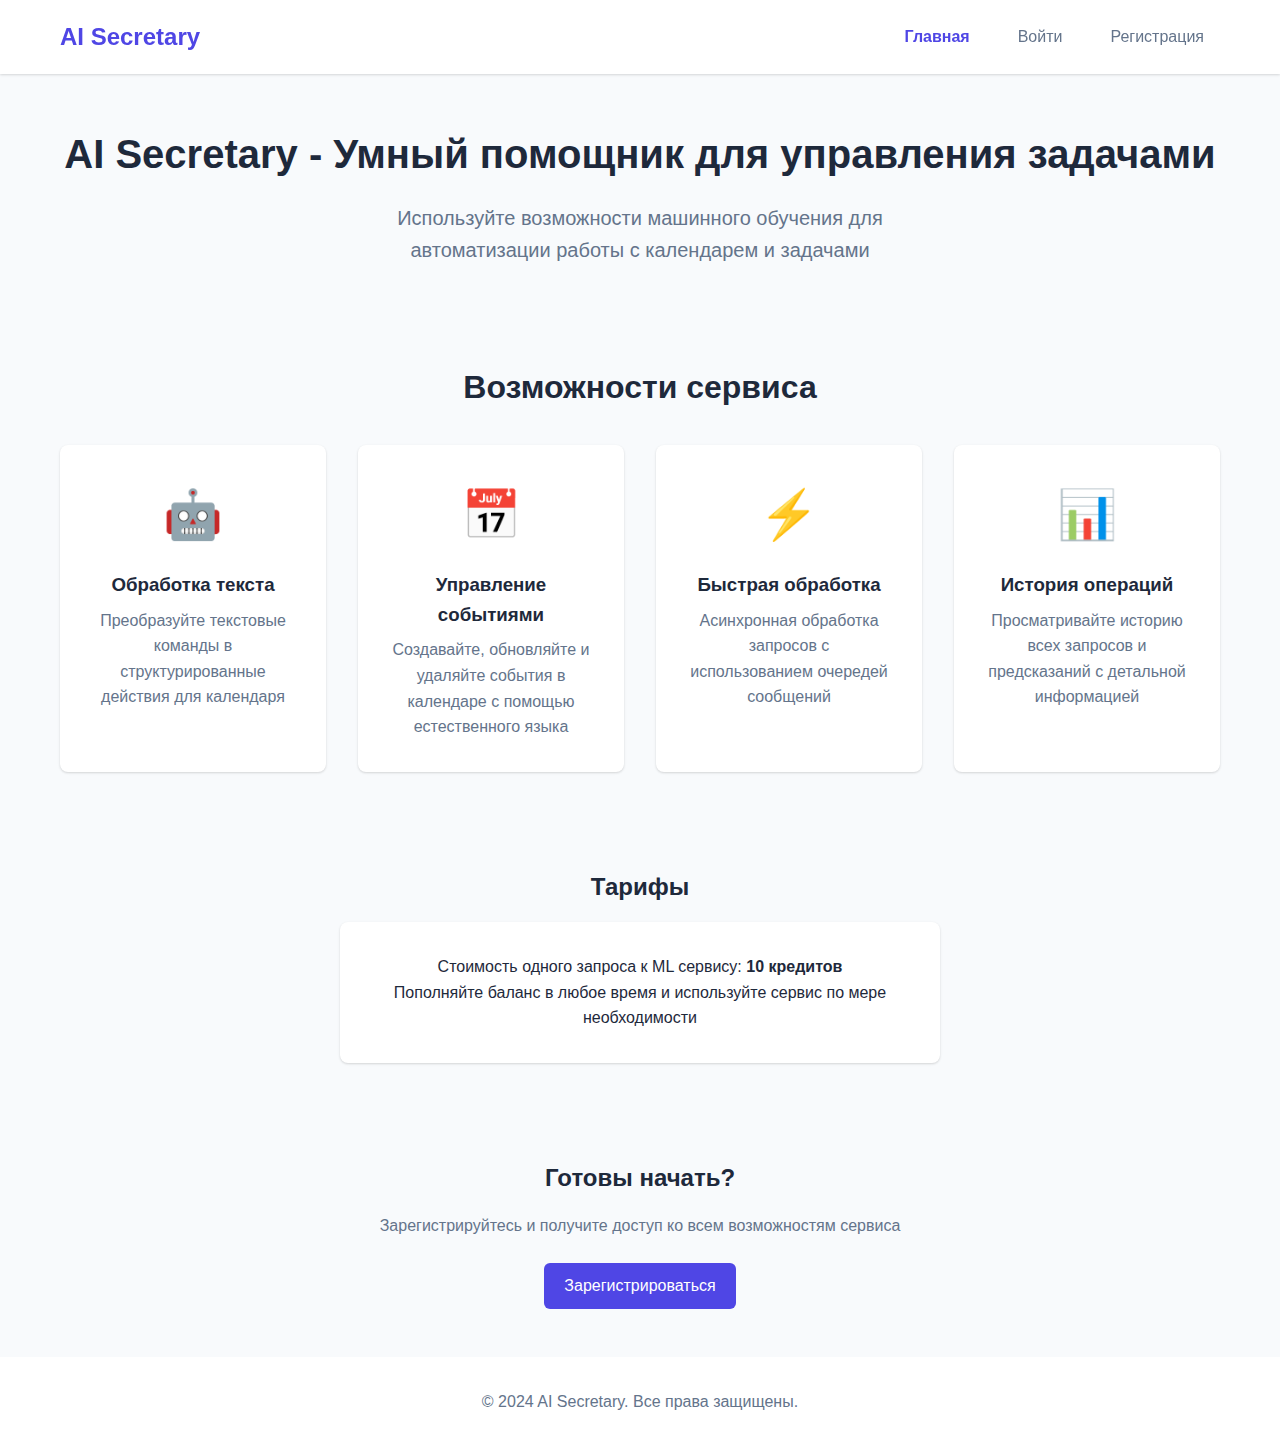
<file: static/index.html>
<!DOCTYPE html>
<html lang="ru">
<head>
    <meta charset="UTF-8">
    <meta name="viewport" content="width=device-width, initial-scale=1.0">
    <title>AI Secretary - ML Сервис</title>
    <link rel="stylesheet" href="/static/css/style.css">
</head>
<body>
    <nav class="navbar">
        <div class="container">
            <div class="nav-brand">AI Secretary</div>
            <div class="nav-links">
                <a href="/" class="nav-link active">Главная</a>
                <a href="/login.html" class="nav-link" id="loginLink">Войти</a>
                <a href="/register.html" class="nav-link" id="registerLink">Регистрация</a>
                <a href="/dashboard.html" class="nav-link" id="dashboardLink" style="display: none;">Личный кабинет</a>
                <a href="/calendar.html" class="nav-link" id="calendarLink" style="display: none;">Календарь</a>
                <a href="/admin.html" class="nav-link" id="adminLink" style="display: none;">Админ-панель</a>
                <button class="btn btn-outline" id="logoutBtn" style="display: none;">Выйти</button>
            </div>
        </div>
    </nav>

    <main class="container">
        <section class="hero">
            <h1>AI Secretary - Умный помощник для управления задачами</h1>
            <p class="lead">Используйте возможности машинного обучения для автоматизации работы с календарем и задачами</p>
        </section>

        <section class="features">
            <h2>Возможности сервиса</h2>
            <div class="feature-grid">
                <div class="feature-card">
                    <div class="feature-icon">🤖</div>
                    <h3>Обработка текста</h3>
                    <p>Преобразуйте текстовые команды в структурированные действия для календаря</p>
                </div>
                <div class="feature-card">
                    <div class="feature-icon">📅</div>
                    <h3>Управление событиями</h3>
                    <p>Создавайте, обновляйте и удаляйте события в календаре с помощью естественного языка</p>
                </div>
                <div class="feature-card">
                    <div class="feature-icon">⚡</div>
                    <h3>Быстрая обработка</h3>
                    <p>Асинхронная обработка запросов с использованием очередей сообщений</p>
                </div>
                <div class="feature-card">
                    <div class="feature-icon">📊</div>
                    <h3>История операций</h3>
                    <p>Просматривайте историю всех запросов и предсказаний с детальной информацией</p>
                </div>
            </div>
        </section>

        <section class="pricing">
            <h2>Тарифы</h2>
            <div class="pricing-info">
                <p>Стоимость одного запроса к ML сервису: <strong>10 кредитов</strong></p>
                <p>Пополняйте баланс в любое время и используйте сервис по мере необходимости</p>
            </div>
        </section>

        <section class="cta">
            <h2>Готовы начать?</h2>
            <p>Зарегистрируйтесь и получите доступ ко всем возможностям сервиса</p>
            <a href="/register.html" class="btn btn-primary">Зарегистрироваться</a>
        </section>
    </main>

    <footer class="footer">
        <div class="container">
            <p>&copy; 2024 AI Secretary. Все права защищены.</p>
        </div>
    </footer>

    <script src="/static/js/auth.js"></script>
    <script src="/static/js/main.js"></script>
</body>
</html>
</file>
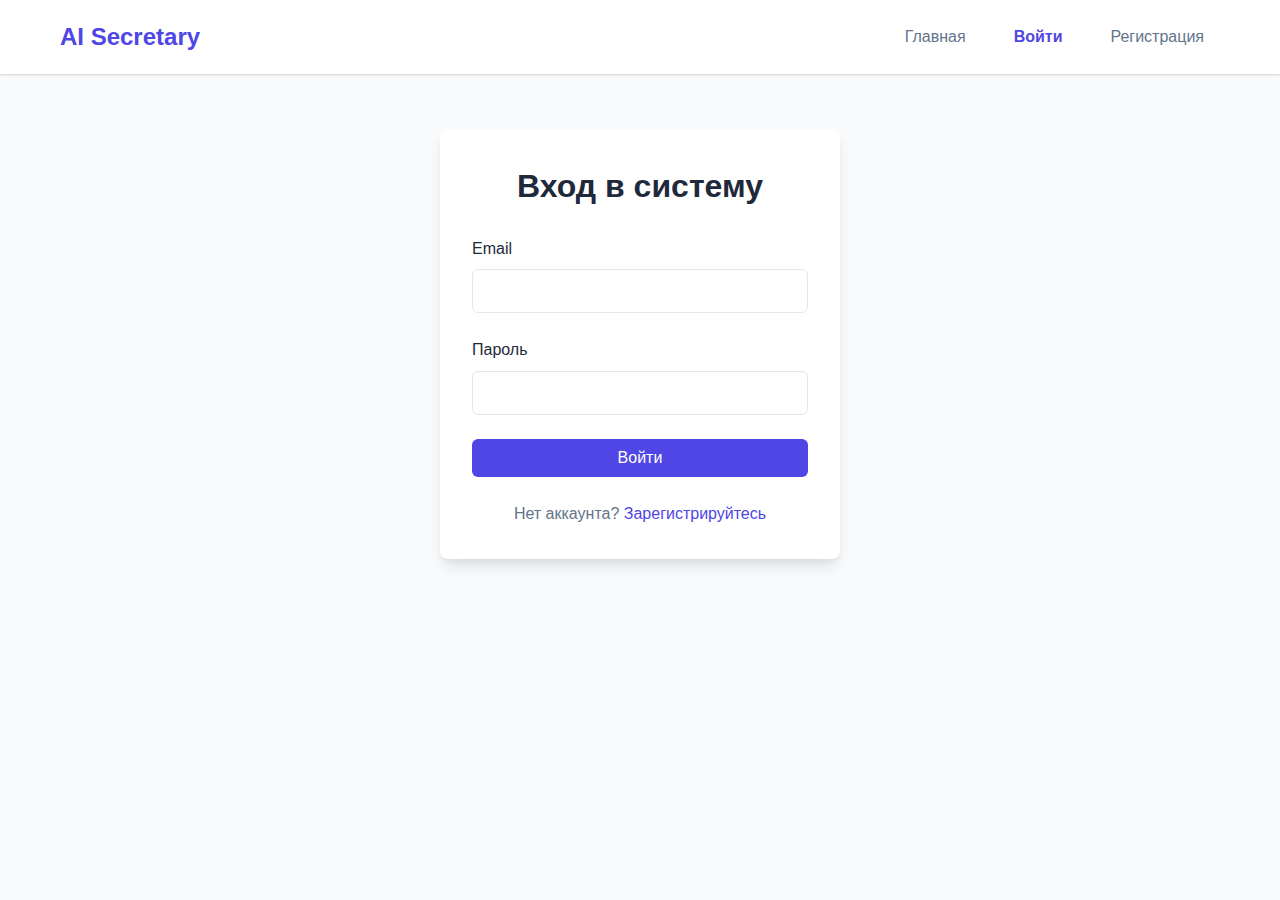
<file: static/login.html>
<!DOCTYPE html>
<html lang="ru">
<head>
    <meta charset="UTF-8">
    <meta name="viewport" content="width=device-width, initial-scale=1.0">
    <title>Вход - AI Secretary</title>
    <link rel="stylesheet" href="/static/css/style.css">
</head>
<body>
    <nav class="navbar">
        <div class="container">
            <div class="nav-brand">AI Secretary</div>
            <div class="nav-links">
                <a href="/" class="nav-link">Главная</a>
                <a href="/login.html" class="nav-link active">Войти</a>
                <a href="/register.html" class="nav-link">Регистрация</a>
            </div>
        </div>
    </nav>

    <main class="container">
        <div class="auth-container">
            <div class="auth-card">
                <h1>Вход в систему</h1>
                <form id="loginForm">
                    <div class="form-group">
                        <label for="email">Email</label>
                        <input type="email" id="email" name="email" required>
                    </div>
                    <div class="form-group">
                        <label for="password">Пароль</label>
                        <input type="password" id="password" name="password" required>
                    </div>
                    <div class="form-group">
                        <button type="submit" class="btn btn-primary btn-block">Войти</button>
                    </div>
                    <div id="errorMessage" class="error-message" style="display: none;"></div>
                </form>
                <p class="auth-footer">
                    Нет аккаунта? <a href="/register.html">Зарегистрируйтесь</a>
                </p>
            </div>
        </div>
    </main>

    <script src="/static/js/auth.js"></script>
    <script src="/static/js/login.js"></script>
</body>
</html>
</file>
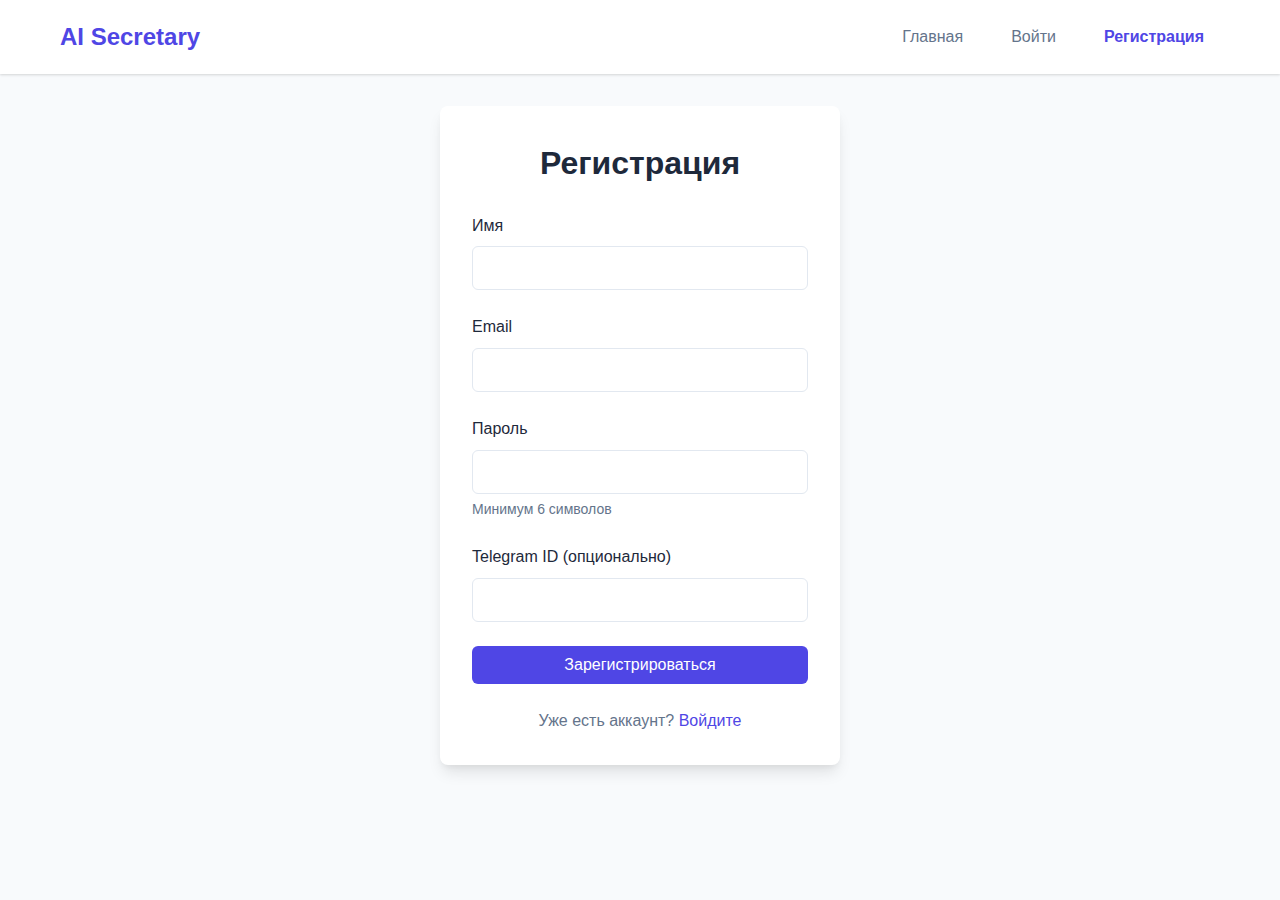
<file: static/register.html>
<!DOCTYPE html>
<html lang="ru">
<head>
    <meta charset="UTF-8">
    <meta name="viewport" content="width=device-width, initial-scale=1.0">
    <title>Регистрация - AI Secretary</title>
    <link rel="stylesheet" href="/static/css/style.css">
</head>
<body>
    <nav class="navbar">
        <div class="container">
            <div class="nav-brand">AI Secretary</div>
            <div class="nav-links">
                <a href="/" class="nav-link">Главная</a>
                <a href="/login.html" class="nav-link">Войти</a>
                <a href="/register.html" class="nav-link active">Регистрация</a>
            </div>
        </div>
    </nav>

    <main class="container">
        <div class="auth-container">
            <div class="auth-card">
                <h1>Регистрация</h1>
                <form id="registerForm">
                    <div class="form-group">
                        <label for="name">Имя</label>
                        <input type="text" id="name" name="name" required minlength="1">
                    </div>
                    <div class="form-group">
                        <label for="email">Email</label>
                        <input type="email" id="email" name="email" required>
                    </div>
                    <div class="form-group">
                        <label for="password">Пароль</label>
                        <input type="password" id="password" name="password" required minlength="6">
                        <small>Минимум 6 символов</small>
                    </div>
                    <div class="form-group">
                        <label for="telegram_id">Telegram ID (опционально)</label>
                        <input type="text" id="telegram_id" name="telegram_id">
                    </div>
                    <div class="form-group">
                        <button type="submit" class="btn btn-primary btn-block">Зарегистрироваться</button>
                    </div>
                    <div id="errorMessage" class="error-message" style="display: none;"></div>
                </form>
                <p class="auth-footer">
                    Уже есть аккаунт? <a href="/login.html">Войдите</a>
                </p>
            </div>
        </div>
    </main>

    <script src="/static/js/auth.js"></script>
    <script src="/static/js/register.js"></script>
</body>
</html>
</file>
<file: static/css/style.css>
* {
    margin: 0;
    padding: 0;
    box-sizing: border-box;
}

:root {
    --primary-color: #4f46e5;
    --primary-hover: #4338ca;
    --secondary-color: #64748b;
    --success-color: #10b981;
    --error-color: #ef4444;
    --warning-color: #f59e0b;
    --bg-color: #f8fafc;
    --card-bg: #ffffff;
    --text-primary: #1e293b;
    --text-secondary: #64748b;
    --border-color: #e2e8f0;
    --shadow: 0 1px 3px 0 rgba(0, 0, 0, 0.1), 0 1px 2px 0 rgba(0, 0, 0, 0.06);
    --shadow-lg: 0 10px 15px -3px rgba(0, 0, 0, 0.1), 0 4px 6px -2px rgba(0, 0, 0, 0.05);
}

body {
    font-family: -apple-system, BlinkMacSystemFont, 'Segoe UI', Roboto, 'Helvetica Neue', Arial, sans-serif;
    background-color: var(--bg-color);
    color: var(--text-primary);
    line-height: 1.6;
    min-height: 100vh;
    display: flex;
    flex-direction: column;
}

.container {
    max-width: 1200px;
    margin: 0 auto;
    padding: 0 20px;
    width: 100%;
}

.navbar {
    background-color: var(--card-bg);
    box-shadow: var(--shadow);
    padding: 1rem 0;
    position: sticky;
    top: 0;
    z-index: 100;
}

.navbar .container {
    display: flex;
    justify-content: space-between;
    align-items: center;
}

.nav-brand {
    font-size: 1.5rem;
    font-weight: bold;
    color: var(--primary-color);
}

.nav-links {
    display: flex;
    gap: 1rem;
    align-items: center;
}

.nav-link {
    text-decoration: none;
    color: var(--text-secondary);
    padding: 0.5rem 1rem;
    border-radius: 0.375rem;
    transition: all 0.2s;
}

.nav-link:hover {
    color: var(--primary-color);
    background-color: var(--bg-color);
}

.nav-link.active {
    color: var(--primary-color);
    font-weight: 600;
}

.btn {
    padding: 0.625rem 1.25rem;
    border: none;
    border-radius: 0.375rem;
    font-size: 1rem;
    font-weight: 500;
    cursor: pointer;
    transition: all 0.2s;
    text-decoration: none;
    display: inline-block;
    text-align: center;
}

.btn-primary {
    background-color: var(--primary-color);
    color: white;
}

.btn-primary:hover {
    background-color: var(--primary-hover);
}

.btn-outline {
    background-color: transparent;
    color: var(--primary-color);
    border: 1px solid var(--primary-color);
}

.btn-outline:hover {
    background-color: var(--primary-color);
    color: white;
}

.btn-block {
    width: 100%;
}

main {
    flex: 1;
    padding: 2rem 0;
}

.hero {
    text-align: center;
    padding: 3rem 0;
}

.hero h1 {
    font-size: 2.5rem;
    margin-bottom: 1rem;
    color: var(--text-primary);
}

.lead {
    font-size: 1.25rem;
    color: var(--text-secondary);
    max-width: 600px;
    margin: 0 auto;
}

.features {
    padding: 3rem 0;
}

.features h2 {
    text-align: center;
    margin-bottom: 2rem;
    font-size: 2rem;
}

.feature-grid {
    display: grid;
    grid-template-columns: repeat(auto-fit, minmax(250px, 1fr));
    gap: 2rem;
}

.feature-card {
    background-color: var(--card-bg);
    padding: 2rem;
    border-radius: 0.5rem;
    box-shadow: var(--shadow);
    text-align: center;
    transition: transform 0.2s, box-shadow 0.2s;
}

.feature-card:hover {
    transform: translateY(-4px);
    box-shadow: var(--shadow-lg);
}

.feature-icon {
    font-size: 3rem;
    margin-bottom: 1rem;
}

.feature-card h3 {
    margin-bottom: 0.5rem;
    color: var(--text-primary);
}

.feature-card p {
    color: var(--text-secondary);
}

.pricing {
    padding: 3rem 0;
    text-align: center;
}

.pricing h2 {
    margin-bottom: 1rem;
}

.pricing-info {
    background-color: var(--card-bg);
    padding: 2rem;
    border-radius: 0.5rem;
    box-shadow: var(--shadow);
    max-width: 600px;
    margin: 0 auto;
}

.cta {
    text-align: center;
    padding: 3rem 0;
}

.cta h2 {
    margin-bottom: 1rem;
}

.cta p {
    margin-bottom: 1.5rem;
    color: var(--text-secondary);
}

.footer {
    background-color: var(--card-bg);
    padding: 2rem 0;
    text-align: center;
    color: var(--text-secondary);
    margin-top: auto;
}

.auth-container {
    display: flex;
    justify-content: center;
    align-items: center;
    min-height: 60vh;
    padding: 2rem 0;
}

.auth-card {
    background-color: var(--card-bg);
    padding: 2rem;
    border-radius: 0.5rem;
    box-shadow: var(--shadow-lg);
    width: 100%;
    max-width: 400px;
}

.auth-card h1 {
    margin-bottom: 1.5rem;
    text-align: center;
}

.form-group {
    margin-bottom: 1.5rem;
}

.form-group label {
    display: block;
    margin-bottom: 0.5rem;
    font-weight: 500;
    color: var(--text-primary);
}

.form-group input,
.form-group textarea,
.form-group select {
    width: 100%;
    padding: 0.75rem;
    border: 1px solid var(--border-color);
    border-radius: 0.375rem;
    font-size: 1rem;
    transition: border-color 0.2s;
}

.form-group input:focus,
.form-group textarea:focus,
.form-group select:focus {
    outline: none;
    border-color: var(--primary-color);
    box-shadow: 0 0 0 3px rgba(79, 70, 229, 0.1);
}

.form-group small {
    display: block;
    margin-top: 0.25rem;
    color: var(--text-secondary);
    font-size: 0.875rem;
}

.error-message {
    background-color: #fee2e2;
    color: var(--error-color);
    padding: 0.75rem;
    border-radius: 0.375rem;
    margin-top: 1rem;
}

.success-message {
    background-color: #d1fae5;
    color: var(--success-color);
    padding: 0.75rem;
    border-radius: 0.375rem;
    margin-top: 1rem;
}

.auth-footer {
    text-align: center;
    margin-top: 1.5rem;
    color: var(--text-secondary);
}

.auth-footer a {
    color: var(--primary-color);
    text-decoration: none;
}

.auth-footer a:hover {
    text-decoration: underline;
}

.dashboard-header {
    margin-bottom: 2rem;
}

.dashboard-header h1 {
    margin-bottom: 0.5rem;
}

.dashboard-grid {
    display: grid;
    grid-template-columns: repeat(auto-fit, minmax(300px, 1fr));
    gap: 2rem;
    margin-bottom: 2rem;
}

.dashboard-card {
    background-color: var(--card-bg);
    padding: 2rem;
    border-radius: 0.5rem;
    box-shadow: var(--shadow);
}

.dashboard-card h2 {
    margin-bottom: 1rem;
    font-size: 1.5rem;
}

.balance-card {
    text-align: center;
}

.balance-amount {
    font-size: 3rem;
    font-weight: bold;
    color: var(--primary-color);
    margin: 1rem 0;
}

.balance-label {
    color: var(--text-secondary);
    margin-bottom: 1.5rem;
}

.dashboard-section {
    background-color: var(--card-bg);
    padding: 2rem;
    border-radius: 0.5rem;
    box-shadow: var(--shadow);
    margin-bottom: 2rem;
}

.dashboard-section h2 {
    margin-bottom: 1.5rem;
}

.predictions-list,
.transactions-list {
    display: flex;
    flex-direction: column;
    gap: 1rem;
}

.prediction-item,
.transaction-item {
    padding: 1rem;
    border: 1px solid var(--border-color);
    border-radius: 0.375rem;
    background-color: var(--bg-color);
}

.prediction-item-header {
    display: flex;
    justify-content: space-between;
    align-items: start;
    margin-bottom: 0.5rem;
}

.prediction-item-id {
    font-size: 0.875rem;
    color: var(--text-secondary);
}

.prediction-item-status {
    padding: 0.25rem 0.75rem;
    border-radius: 9999px;
    font-size: 0.875rem;
    font-weight: 500;
}

.status-pending {
    background-color: #fef3c7;
    color: #92400e;
}

.status-completed {
    background-color: #d1fae5;
    color: #065f46;
}

.status-failed {
    background-color: #fee2e2;
    color: #991b1b;
}

.prediction-item-content {
    margin-top: 0.5rem;
}

.prediction-item-content p {
    margin: 0.25rem 0;
    color: var(--text-secondary);
}

.prediction-item-content strong {
    color: var(--text-primary);
}

.transaction-item {
    display: flex;
    justify-content: space-between;
    align-items: center;
}

.transaction-item-info {
    flex: 1;
}

.transaction-item-type {
    font-weight: 600;
    margin-bottom: 0.25rem;
}

.transaction-item-type.deposit {
    color: var(--success-color);
}

.transaction-item-type.withdrawal {
    color: var(--error-color);
}

.transaction-item-amount {
    font-size: 1.25rem;
    font-weight: bold;
    color: var(--text-primary);
}

.loading {
    text-align: center;
    padding: 2rem;
    color: var(--text-secondary);
}

.modal {
    display: flex;
    position: fixed;
    z-index: 1000;
    left: 0;
    top: 0;
    width: 100%;
    height: 100%;
    background-color: rgba(0, 0, 0, 0.5);
    align-items: center;
    justify-content: center;
}

.modal-content {
    background-color: var(--card-bg);
    padding: 2rem;
    border-radius: 0.5rem;
    box-shadow: var(--shadow-lg);
    width: 90%;
    max-width: 500px;
    position: relative;
}

.modal-close {
    position: absolute;
    right: 1rem;
    top: 1rem;
    font-size: 2rem;
    font-weight: bold;
    color: var(--text-secondary);
    cursor: pointer;
    line-height: 1;
}

.modal-close:hover {
    color: var(--text-primary);
}

.admin-section {
    margin-bottom: 2rem;
}

.admin-section h2 {
    margin-bottom: 1rem;
}

.admin-user-select-wrapper {
    display: flex;
    flex-direction: column;
    gap: 0.5rem;
}

.admin-user-select-wrapper select {
    height: auto;
    max-height: 180px;
    background-color: #fff;
    cursor: pointer;
}

@media (max-width: 768px) {
    .hero h1 {
        font-size: 2rem;
    }

    .lead {
        font-size: 1rem;
    }

    .feature-grid {
        grid-template-columns: 1fr;
    }

    .dashboard-grid {
        grid-template-columns: 1fr;
    }

    .nav-links {
        flex-wrap: wrap;
    }
}
</file>
